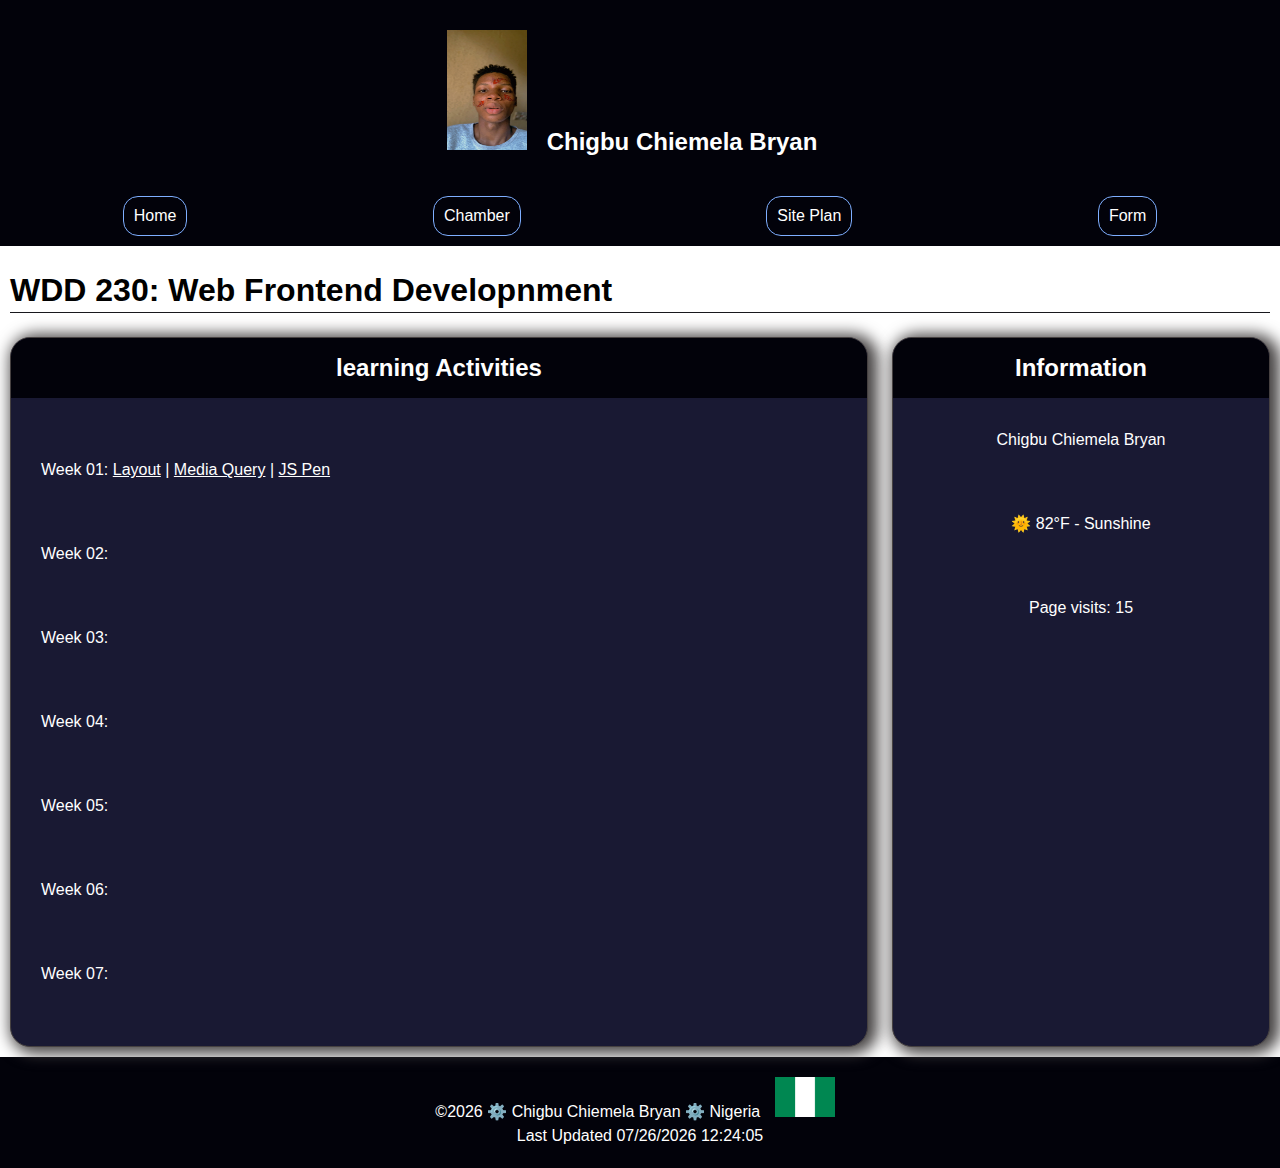
<file: index.html>
<!DOCTYPE html>
<html lang="en">
<head>
    <meta charset="UTF-8">
    <meta name="viewport" content="width=device-width, initial-scale=1.0">
    <meta name="author" content="Chigbu chiemela">
    <meta name="description" content="WDD 230 – Web Frontend Developnment course assignment portal by Chigbu Chiemela Bryan">
    <link rel="stylesheet" href="styles/larger.css">
    <link rel="stylesheet" href="styles/base.css">
    <script src="scripts/getdates.js" defer></script>
    <title>Chigbu Chiemela - WDD 230 – Web Frontend Developnment</title>
</head>
<body>

    <header>

        <span><img src="images/my_picture.jpg" alt="Profile Picture"></span> <h2>Chigbu Chiemela Bryan</h2>

    </header>

    <nav>
        <a href="index.html">Home</a>
        <a href="chamber/index.html">Chamber</a>
        <a href="week01/chamber-site-plan.html">Site Plan</a>
        <a href="#">Form</a>
    </nav>

    <main>

        <h1>WDD 230: Web Frontend Developnment</h1>
        <section class="card">

            <h2>learning Activities</h2>

            <ul>
                <li>
                    <p>Week 01: <a href="week01/holygrail.html" target="_blank"> Layout</a> | <a href="week01/media-query.html" target="_blank">Media Query</a> | <a href="#">JS Pen</a></p>
                </li>
                <li>
                    <p>Week 02: </p>
                </li>
                <li>
                    <p>Week 03: </p>
                </li>
                <li>
                    <p>Week 04: </p>
                </li>
                <li>
                    <p>Week 05: </p>
                </li>
                <li>
                    <p>Week 06: </p>
                </li>
                <li>
                    <p>Week 07: </p>
                </li>
            </ul>
            
        </section>

        <section class="card">

            <h2>Information</h2>
            <div class="info">
                <p>Chigbu Chiemela Bryan</p>
                <p>🌞 82°F - Sunshine</p>
                <p>Page visits: 15</p>
            </div>
              

        </section>

    </main>

    <footer>
        <p>&copy;<span id="currentyear"></span> <span>⚙️ Chigbu Chiemela Bryan ⚙️ Nigeria <img src="images/Flag_of_Nigeria.svg.png" alt="National Flag"></span></p>
        <p id="lastModified"></p>
    </footer>
    
</body>
</html>
</file>
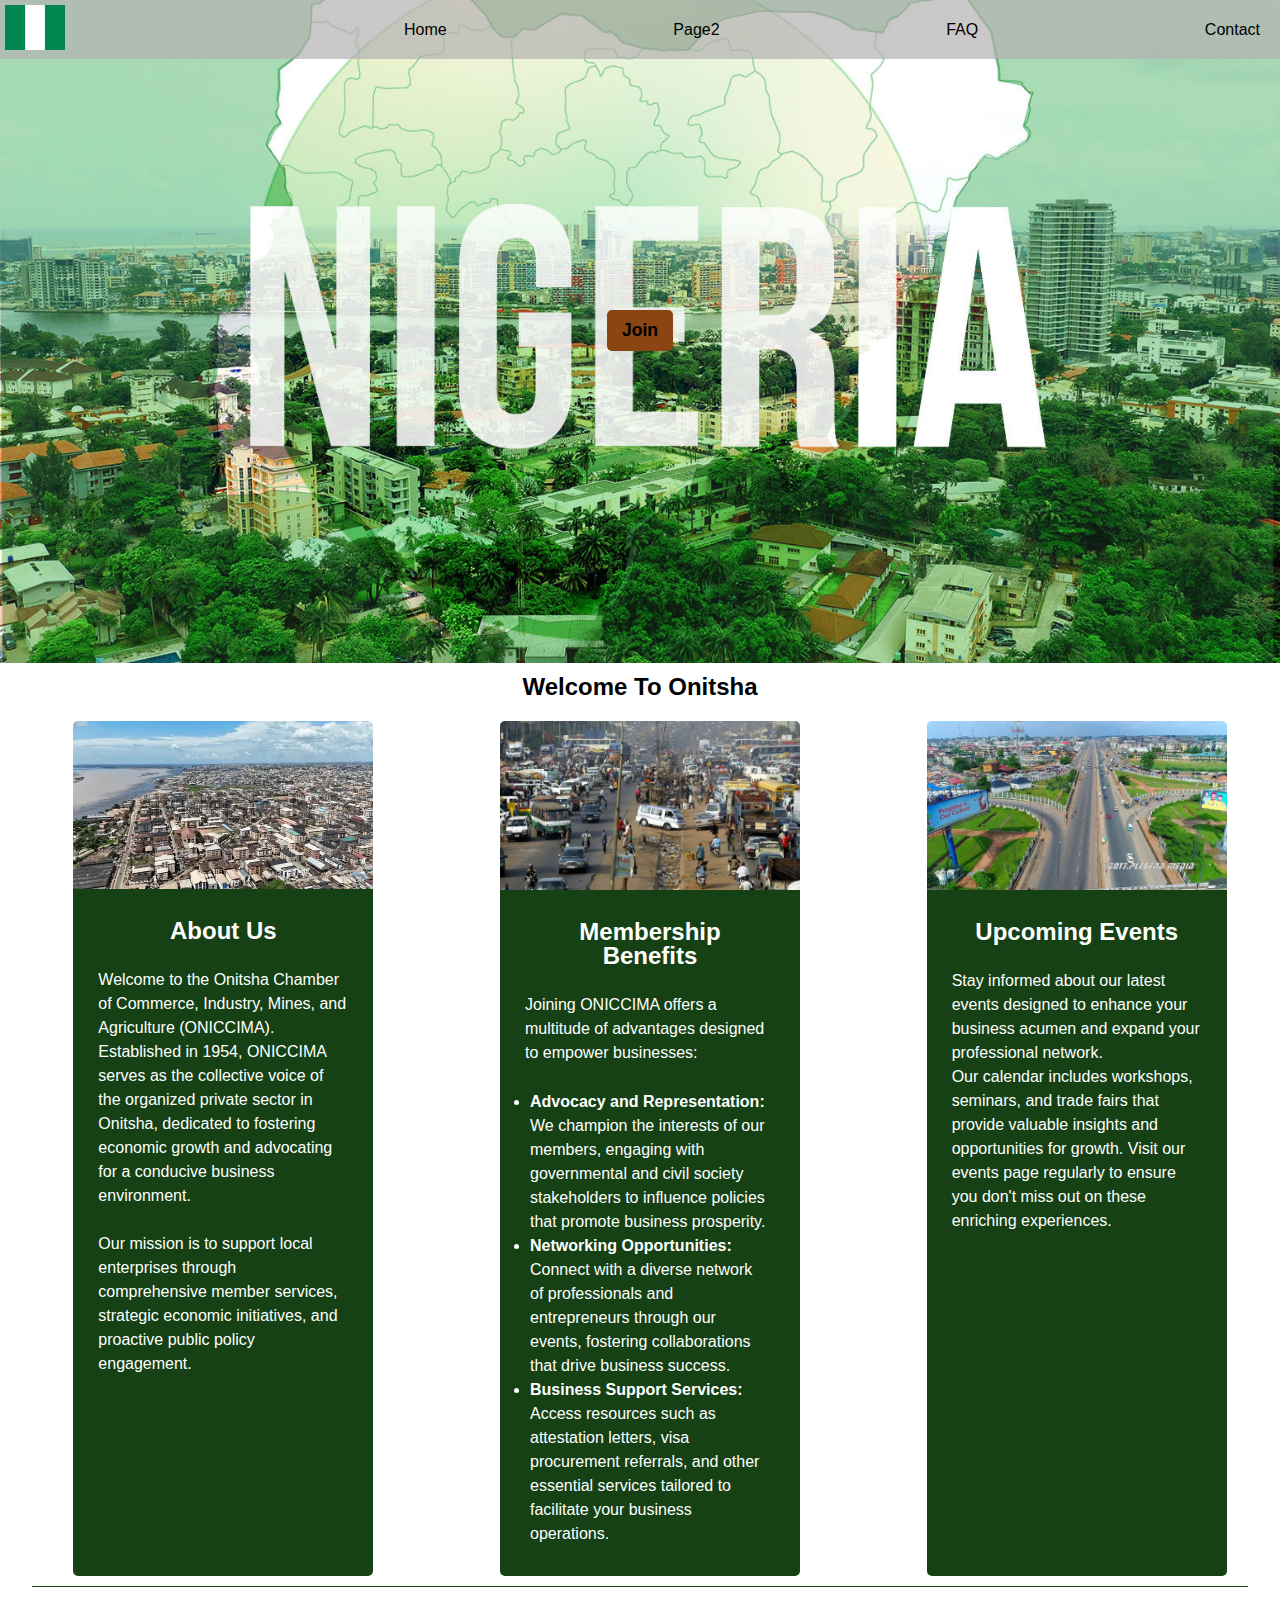
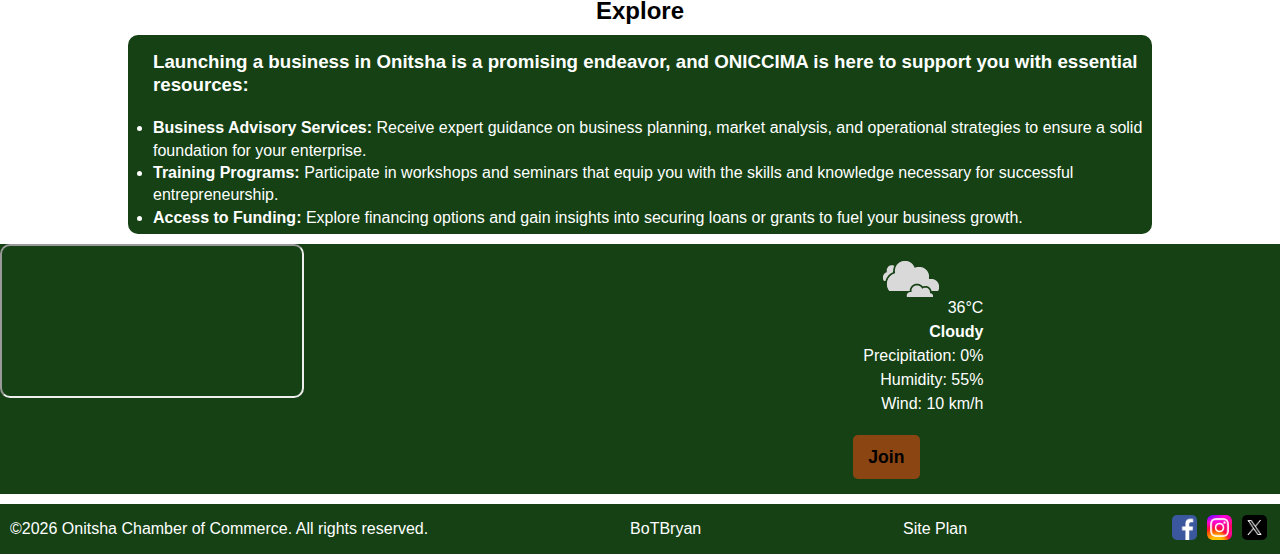
<file: chamber/index.html>
<!DOCTYPE html>
<html lang="en">
<head>
    <meta charset="UTF-8">
    <meta name="viewport" content="width=device-width, initial-scale=1.0">
    <meta name="author" content="Chigbu chiemela">
    <meta name="description" content="WDD 230 – Web Frontend Developnment course assignment Chigbu Chiemela Bryan">
    <link rel="icon" type="image/ico" href="images/favicon.ico">
    <link rel="stylesheet" href="styles/large.css">
    <link rel="stylesheet" href="styles/base.css">
    <title>Chamber Site</title>
</head>
<body>
    <div id="container">
        <header id="header">
            <span id="logo"><img src="images/Flag_of_Nigeria.svg.png" alt="Logo"></span>
    
            <a id="menu" href="#"></a>
    
            <ul class="navigation">
                <li>
                    <a class="navi" href="#">Home</a>
                </li>
                <li>
                    <a class="navi" href="#">Page2</a>
                </li>
                <li>
                    <a class="navi" href="#">FAQ</a>
                </li>
                <li>
                    <a class="navi" href="#">Contact</a>
                </li>
            </ul>
        </header>
        <div id="main_hero">
            <div class="hero_position">
                <img id="hero" src="images/nigeriaHero-1550x804.jpg" alt="Hero Image">
        
                <a class="hero_btn" href="#">Join</a>
            </div>
        </div>
        <main>
            
            <h2>Welcome To Onitsha</h2>
    
            <div id="min_main">
                <section class="card">
                    <img src="images/onitsha-0.webp" alt="Picture Of Onitsha">
                    <div class="test">
                        <h2>About Us</h2>
                        
                        <p>
                            Welcome to the Onitsha Chamber of Commerce, Industry, Mines, and Agriculture (ONICCIMA). 
                            Established in 1954, ONICCIMA serves as the collective voice of the organized private sector in Onitsha, dedicated to fostering economic growth and advocating for a conducive business environment. 
                            <br><br>Our mission is to support local enterprises through comprehensive member services, strategic economic initiatives, and proactive public policy engagement. ​
                        </p>
                    </div>
                </section>
    
                <section class="card">
                    <img src="images/onitsha-1.webp" alt="Picture Of Onitsha">
    
                    <div class="test">
                        <h2>Membership Benefits</h2>
                        
                        <p>Joining ONICCIMA offers a multitude of advantages designed to empower businesses:​
                            <ul>
                                <li><b>Advocacy and Representation: </b>
                                    We champion the interests of our members, engaging with governmental and civil society stakeholders to influence policies that promote business prosperity. 
                                </li>
                                <li><b>Networking Opportunities: </b>
                                    Connect with a diverse network of professionals and entrepreneurs through our events, fostering collaborations that drive business success.
                                </li>
                                <li><b>Business Support Services: </b>
                                    Access resources such as attestation letters, visa procurement referrals, and other essential services tailored to facilitate your business operations.
                                </li>
                            </ul>
                       
                    </div>
                </section>
    
                <section class="card">
                    <img src="images/onitsha-2.webp" alt="Picture Of Onitsha">
    
                    <div class="test">
                        <h2>Upcoming Events</h2>
                        
                        <p>
                            Stay informed about our latest events designed to enhance your business acumen and expand your professional network. 
                            <br>Our calendar includes workshops, seminars, and trade fairs that provide valuable insights and opportunities for growth. Visit our events page regularly to ensure you don't miss out on these enriching experiences.​
                        </p>
                    </div>
                </section>
            </div>
            
            <div class="line"></div>
    
            <h2>Explore</h2>
    
            <section class="last_card">
    
                <article class="art_1">
                    <div class="art_1_text">
                        <h3>Launching a business in Onitsha is a promising endeavor, and ONICCIMA is here to support you with essential resources: </h3>

                            <ul>
                                <li>
                                    <b>Business Advisory Services: </b>
                                    Receive expert guidance on business planning, market analysis, and operational strategies to ensure a solid foundation for your enterprise.
                                    
                                </li>
                                <li>
                                    <b>Training Programs: </b>
                                    Participate in workshops and seminars that equip you with the skills and knowledge necessary for successful entrepreneurship.
                                </li>
                                <li>
                                    <b>Access to Funding: </b>
                                    Explore financing options and gain insights into securing loans or grants to fuel your business growth.
                                </li>
                            </ul>
                    </div>
                </article>
                        
                        
                <article class="art_2">
                    <div class="map">
                        <iframe 1d="iframe" src="https://www.google.com/maps/embed?pb=!1m18!1m12!1m3!1d126941.8597050403!2d6.737846051472772!3d6.139687648896166!2m3!1f0!2f0!3f0!3m2!1i1024!2i768!4f13.1!3m3!1m2!1s0x104393bed6cb93b7%3A0xd75544d3750782f7!2sOnitsha%2C%20Anambra!5e0!3m2!1sen!2sng!4v1742907179338!5m2!1sen!2sng" style="border-radius:10px;" allowfullscreen="" loading="lazy" referrerpolicy="no-referrer-when-downgrade"></iframe>
                    </div>
                    <div class="weather">
                        
                            <ul>
                                <li><img src="images/cloudy.png" alt="weather"> 36°C <br><b>Cloudy</b></li>
                                <li>Precipitation: 0%</li>
                                <li>Humidity: 55%</li>
                                <li>Wind: 10 km/h</li>
                            </ul>
    
                        <a href="#">Join</a>
                    </div>
                </article>
            </section>
    
        </main>
    
        <footer>
    
            <p>&copy;<span id="currentyear"></span> Onitsha Chamber of Commerce. All rights reserved.</p>
            <a href="mailto:abchigbu@gmail.com">BoTBryan</a>
            <a href="../week01/chamber-site-plan.html">Site Plan</a>
    
            <div class="socials">
                <a href="#"><img src="images/fb_icon_(1).png" alt="Facebook Icon"></a>
                <a href="#"><img src="images/Instagram-Icon_(1).png" alt="Instagram Icon"></a>
                <a href="#"><img src="images/x_icon_(1).png" alt="Twitter / X Icon"></a>
            </div>
    
        </footer>
    
    </div>


    <script src="scripts/chamber.js"></script>
</body>
</html>
</file>
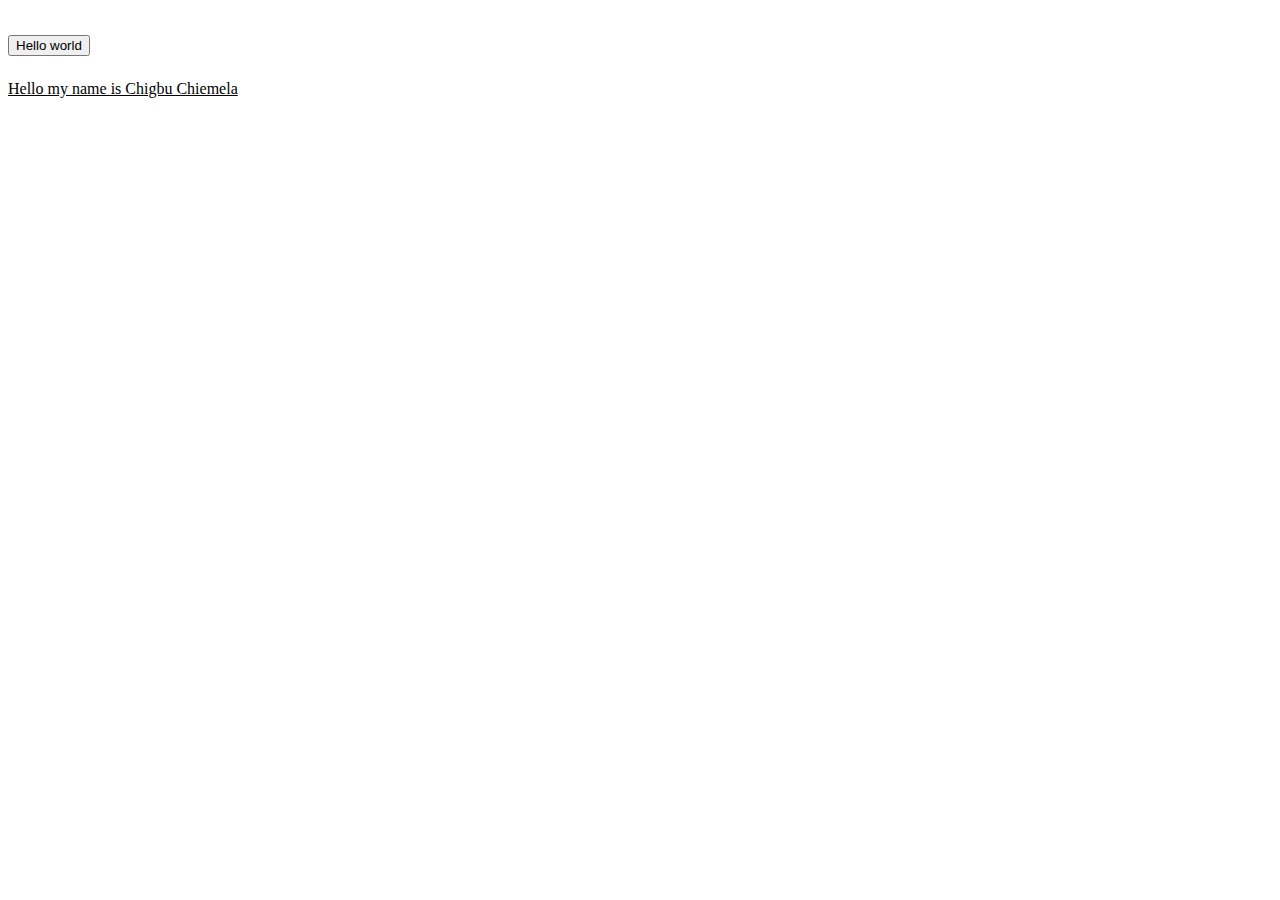
<file: testing.html>
<!DOCTYPE html>
<html lang="en">
<head>
    <meta charset="UTF-8">
    <meta name="viewport" content="width=device-width, initial-scale=1.0">
    <title>Document</title>
</head>
<body>
    
    <h1 id="test">Hello world</h1>
    <section id="test2">
        <p>Hello my name is Chigbu Chiemela</p>
    </section>

    

<script>

    let test1 = document.getElementById("test");

    oldtest1 = test1.innerHTML;
    test1.innerHTML = `<button>${oldtest1}</button>`;

    let test2 = document.getElementById("test2");

    oldtest2 = test2.innerHTML;
    test2.innerHTML = `<u>${oldtest2}</u>`



</script>

</body>
</html>
</file>
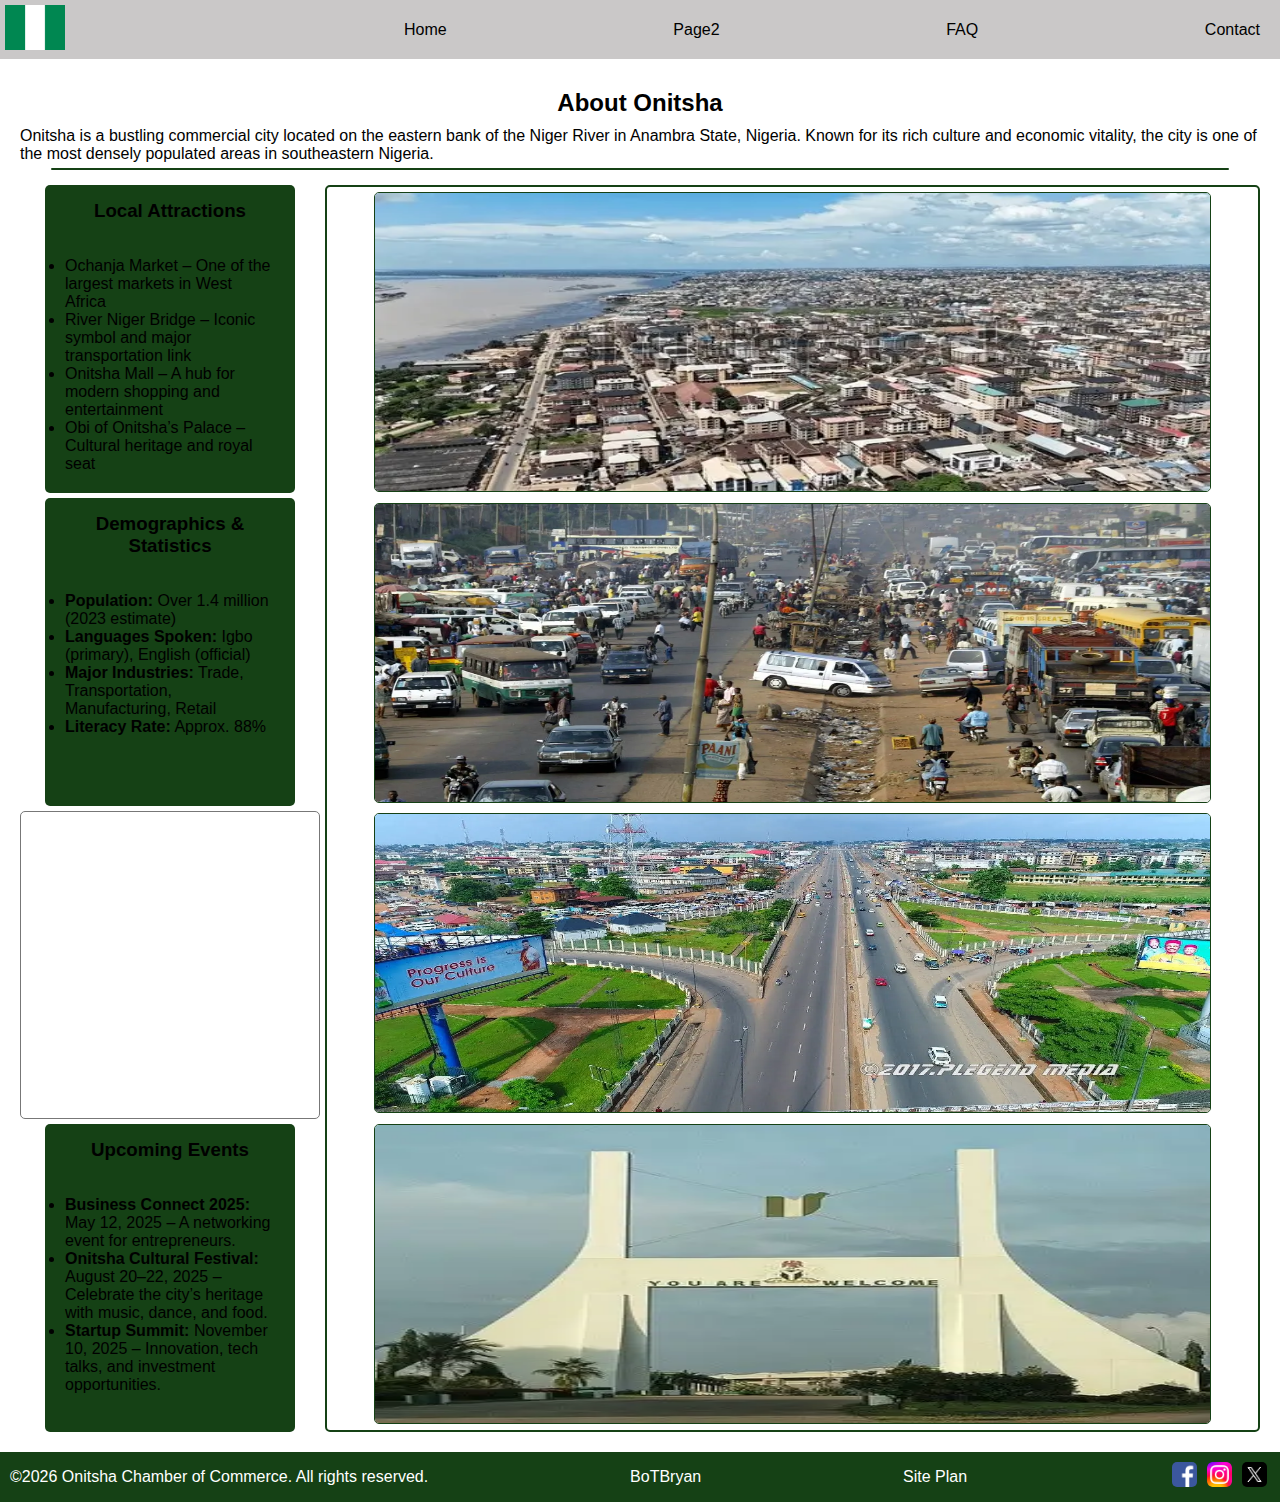
<file: chamber/discover.html>
<!DOCTYPE html>
<html lang="en">
<head>
    <meta charset="UTF-8">
    <meta name="viewport" content="width=device-width, initial-scale=1.0">
    <meta name="author" content="Chigbu chiemela">
    <meta name="description" content="WDD 230 – Web Frontend Developnment course assignment Chigbu Chiemela Bryan">
    <link rel="icon" type="image/ico" href="images/favicon.ico">
    <link rel="stylesheet" href="styles/large.css">
    <link rel="stylesheet" href="styles/base.css">
    <title>Chamber Site</title>
</head>
<body>
    <div id="container">

        <header id="header">
            <span id="logo"><img src="images/Flag_of_Nigeria.svg.png" alt="Logo"></span>
    
            <a id="menu" href="#"></a>
    
            <ul class="navigation">
                <li>
                    <a class="navi" href="#">Home</a>
                </li>
                <li>
                    <a class="navi" href="#">Page2</a>
                </li>
                <li>
                    <a class="navi" href="#">FAQ</a>
                </li>
                <li>
                    <a class="navi" href="#">Contact</a>
                </li>
            </ul>
        </header>

        <main id="main_discover">
          <section id="information">
            <h2>About Onitsha</h2>
            <p>Onitsha is a bustling commercial city located on the eastern bank of the Niger River in Anambra State, Nigeria. Known for its rich culture and economic vitality, the city is one of the most densely populated areas in southeastern Nigeria.</p>
            <div class="line"></div>
          </section>

          <div class="img_container">
            <img class="gallery_img" src="images/onitsha-0.webp" alt="image of Onitsha Attractions">
            <img class="gallery_img" src="images/onitsha-1.webp" loading="lazy" alt="image of Onitsha Attractions">
            <img class="gallery_img" src="images/onitsha-2.webp" loading="lazy" alt="image of Onitsha Attractions">
            <img class="gallery_img" src="images/onitsha-3.webp" loading="lazy" alt="image of Onitsha Attractions">
          </div> 

          <div class="demograh"><h3>Demographics & Statistics</h3>
            <ul>
              <li><strong>Population:</strong> Over 1.4 million (2023 estimate)</li>
              <li><strong>Languages Spoken:</strong> Igbo (primary), English (official)</li>
              <li><strong>Major Industries:</strong> Trade, Transportation, Manufacturing, Retail</li>
              <li><strong>Literacy Rate:</strong> Approx. 88%</li>
            </ul>
          </div>

          <div class="local_ar"><h3>Local Attractions</h3>
            <ul>
              <li>Ochanja Market – One of the largest markets in West Africa</li>
              <li>River Niger Bridge – Iconic symbol and major transportation link</li>
              <li>Onitsha Mall – A hub for modern shopping and entertainment</li>
              <li>Obi of Onitsha’s Palace – Cultural heritage and royal seat</li>
            </ul>
          </div>
            
          <div class="upcoming_evt">
            <h3>Upcoming Events</h3>
            <ul>
              <li><strong>Business Connect 2025:</strong> May 12, 2025 – A networking event for entrepreneurs.</li>
              <li><strong>Onitsha Cultural Festival:</strong> August 20–22, 2025 – Celebrate the city’s heritage with music, dance, and food.</li>
              <li><strong>Startup Summit:</strong> November 10, 2025 – Innovation, tech talks, and investment opportunities.</li>
            </ul>
          </div>
          
          <iframe id="calendar" src="https://calendar.google.com/calendar/embed?height=200&wkst=1&ctz=Africa%2FLagos&showPrint=0&title=Onitsha%20Events&src=ZGM5YjBmZWUyZjhmZTVkMjA4MDljN2MzMmNhNTBkMjgxZWEyMGJmZTg5NDE4NTBjNTk5YzZlOGJkYzQxOGFjZEBncm91cC5jYWxlbmRhci5nb29nbGUuY29t&src=ZW4ubmcjaG9saWRheUBncm91cC52LmNhbGVuZGFyLmdvb2dsZS5jb20&color=%234285F4&color=%230B8043" style="border:solid 1px #777" loading="lazy" frameborder="0" scrolling="no"></iframe>
                       
          <!-- <h3>Event Calendar</h3>
          <table border="1" cellpadding="10">
            <thead>
              <tr>
                <th>Month</th>
                <th>Event</th>
                <th>Date</th>
              </tr>
            </thead>
            <tbody>
              <tr>
                <td>May</td>
                <td>Business Connect 2025</td>
                <td>May 12</td>
              </tr>
              <tr>
                <td>August</td>
                <td>Onitsha Cultural Festival</td>
                <td>August 20–22</td>
              </tr>
              <tr>
                <td>November</td>
                <td>Startup Summit</td>
                <td>November 10</td>
              </tr>
            </tbody>
          </table> -->
              

        </main>

        <footer>
    
            <p>&copy;<span id="currentyear"></span> Onitsha Chamber of Commerce. All rights reserved.</p>
            <a href="mailto:abchigbu@gmail.com">BoTBryan</a>
            <a href="../week01/chamber-site-plan.html">Site Plan</a>
    
            <div class="socials">
                <a href="#"><img src="images/fb_icon_(1).png" alt="Facebook Icon"></a>
                <a href="#"><img src="images/Instagram-Icon_(1).png" alt="Instagram Icon"></a>
                <a href="#"><img src="images/x_icon_(1).png" alt="Twitter / X Icon"></a>
            </div>
    
        </footer>
    </div>


    <script src="scripts/chamber.js"></script>
</body>
</html>
</file>
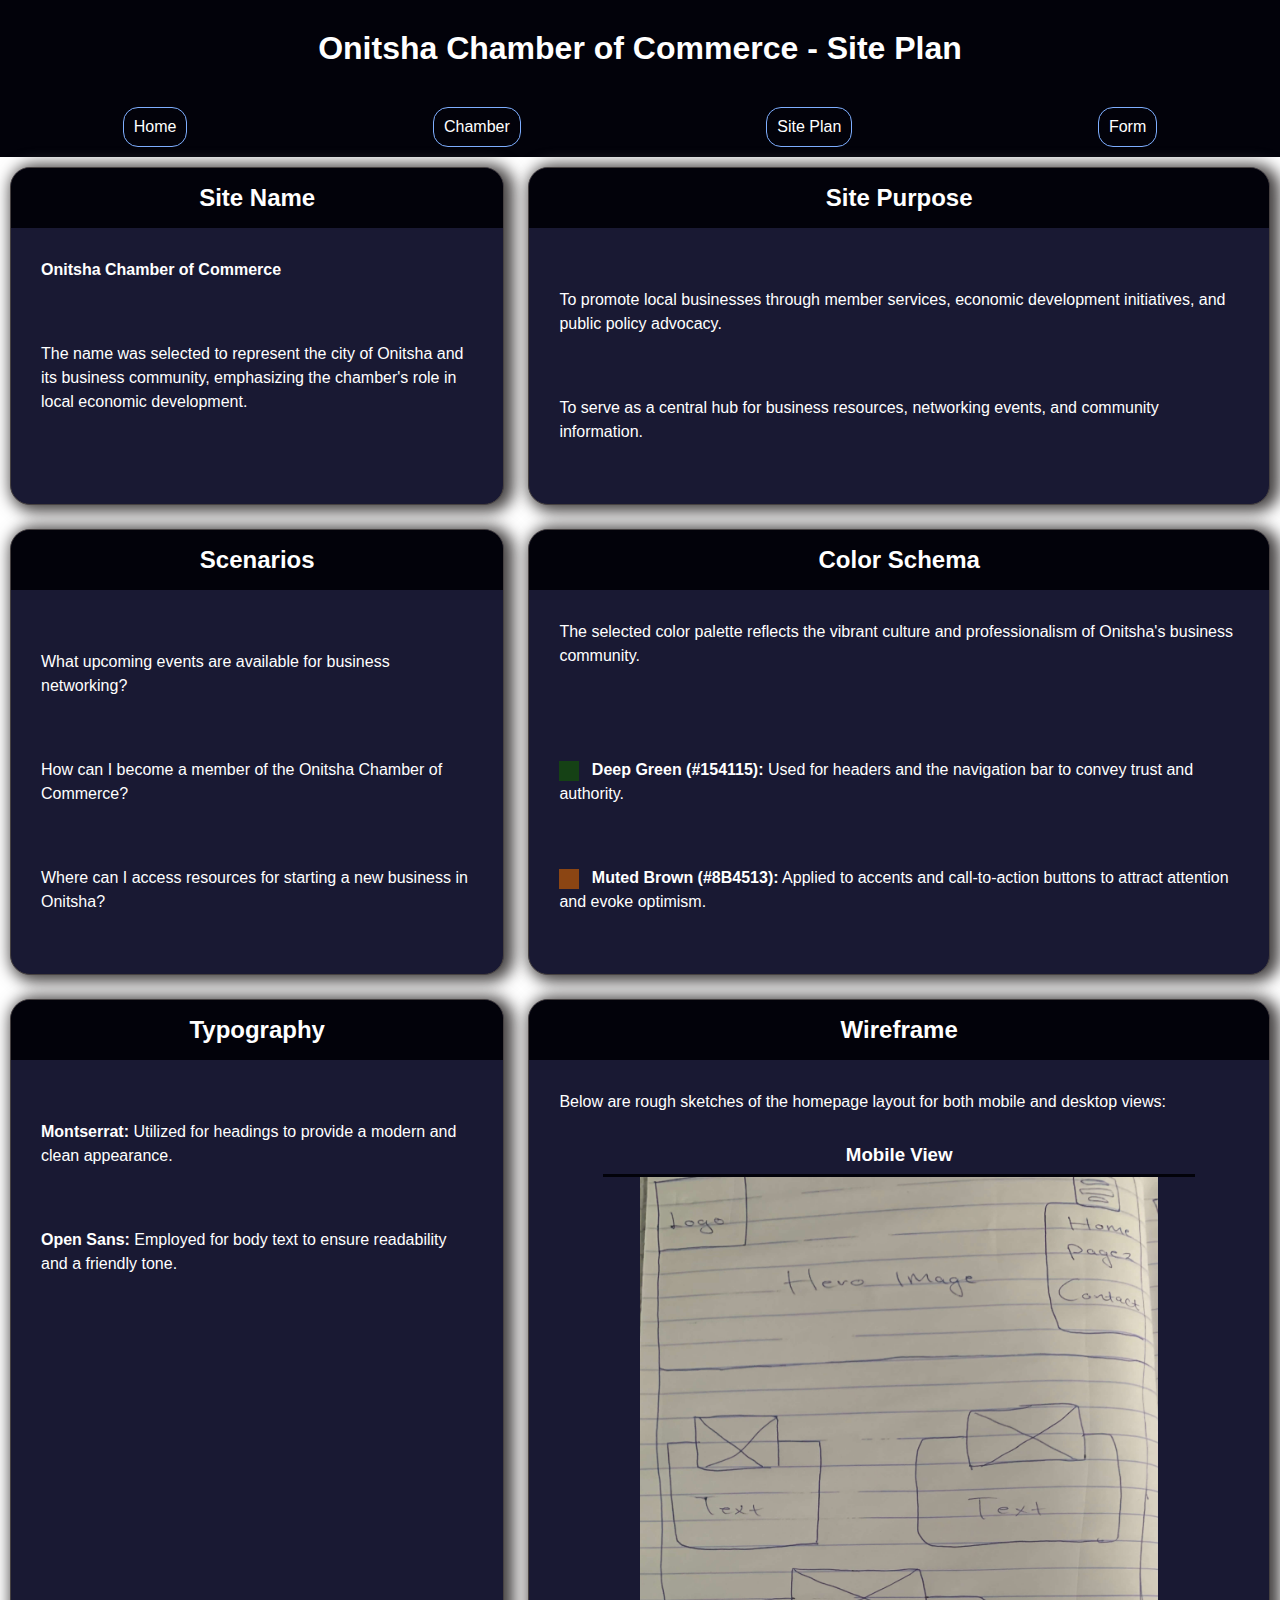
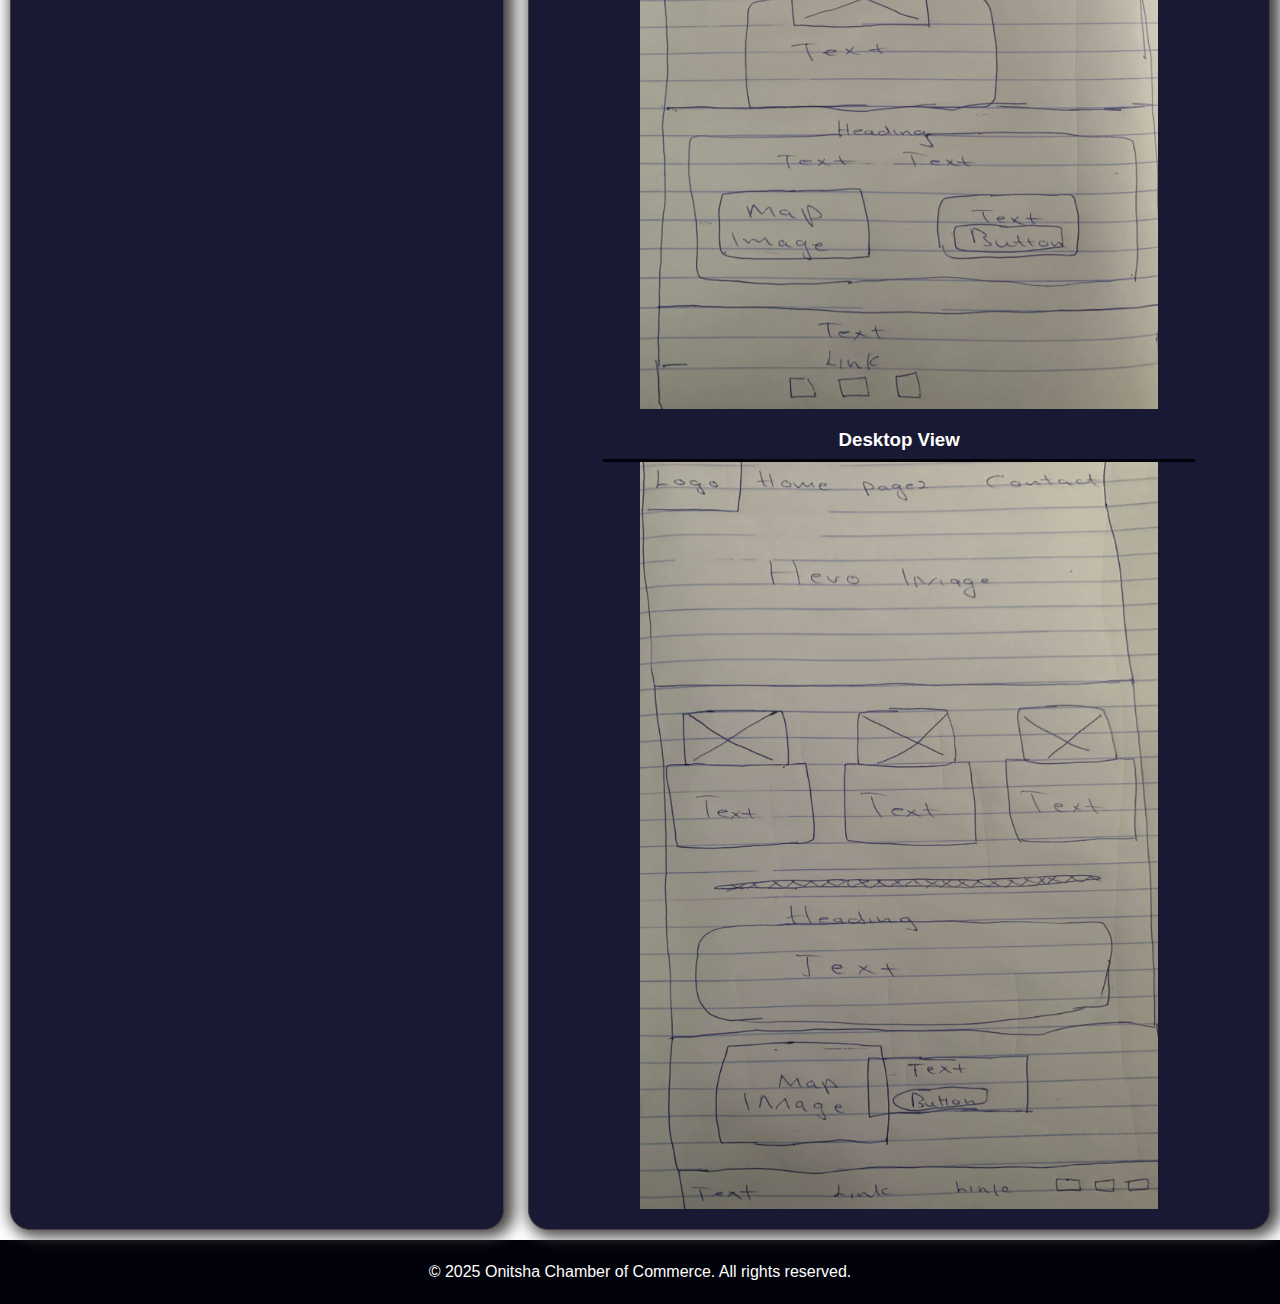
<file: week01/chamber-site-plan.html>
<!DOCTYPE html>
<html lang="en">
<head>
    <meta charset="UTF-8">
    <meta name="viewport" content="width=device-width, initial-scale=1.0">
    <meta name="author" content="Chigbu chiemela">
    <meta name="description" content="Onitsha Chamber of Commerce - Site Plan">
    <link rel="stylesheet" href="styles/sitep.css">
    <link rel="stylesheet" href="styles/base.css">
    <title>Onitsha Chamber of Commerce - Site Plan</title>
</head>
<body>
    <header>
        <h1>Onitsha Chamber of Commerce - Site Plan</h1>
    </header>

    <nav>
        <a href="../index.html">Home</a>
        <a href="#" >Chamber</a>
        <a href="#" >Site Plan</a>
        <a href="#">Form</a>
    </nav>

    <main>
        <section class="card">
            <h2>Site Name</h2>
            <p><strong>Onitsha Chamber of Commerce</strong></p>
            <p>The name was selected to represent the city of Onitsha and its business community, emphasizing the chamber's role in local economic development.</p>
        </section>

        <section class="card">
            <h2>Site Purpose</h2>
            <ul>
                <li><p>To promote local businesses through member services, economic development initiatives, and public policy advocacy.</p></li>
                <li><p>To serve as a central hub for business resources, networking events, and community information.</p></li>
            </ul>
        </section>

        <section class="card">
            <h2>Scenarios</h2>
            <ul>
                <li><p>What upcoming events are available for business networking?</p></li>
                <li><p>How can I become a member of the Onitsha Chamber of Commerce?</p></li>
                <li><p>Where can I access resources for starting a new business in Onitsha?</p></li>
            </ul>
        </section>

        <section class="card">
            <h2>Color Schema</h2>
            <p>The selected color palette reflects the vibrant culture and professionalism of Onitsha's business community.</p>
            <ul>
                <li><p><span class="color-swatch" style="background-color: rgb(21, 65, 21);"></span> <strong>Deep Green (#154115):</strong> Used for headers and the navigation bar to convey trust and authority.</p></li>
                <li><p><span class="color-swatch" style="background-color: rgb(139, 69, 19);"></span> <strong>Muted Brown (#8B4513):</strong> Applied to accents and call-to-action buttons to attract attention and evoke optimism.</p></li>
            </ul>
        </section>

        <section class="card">
            <h2>Typography</h2>
            <ul>
                <li><p><strong>Montserrat:</strong> Utilized for headings to provide a modern and clean appearance.</p></li>
                <li><p><strong>Open Sans:</strong> Employed for body text to ensure readability and a friendly tone.</p></li>
            </ul>
        </section>

        <section class="card">
            <h2>Wireframe</h2>
            <p>Below are rough sketches of the homepage layout for both mobile and desktop views:</p>
            <h3>Mobile View</h3>
            <img src="images/mobile_view.jpg" alt="Mobile View Wireframe">
            <h3>Desktop View</h3>
            <img src="images/desktop_view.jpg" alt="Desktop View Wireframe">
        </section>

    </main>
    <footer>
        <p>&copy; 2025 Onitsha Chamber of Commerce. All rights reserved.</p>
    </footer>
</body>
</html>
</file>
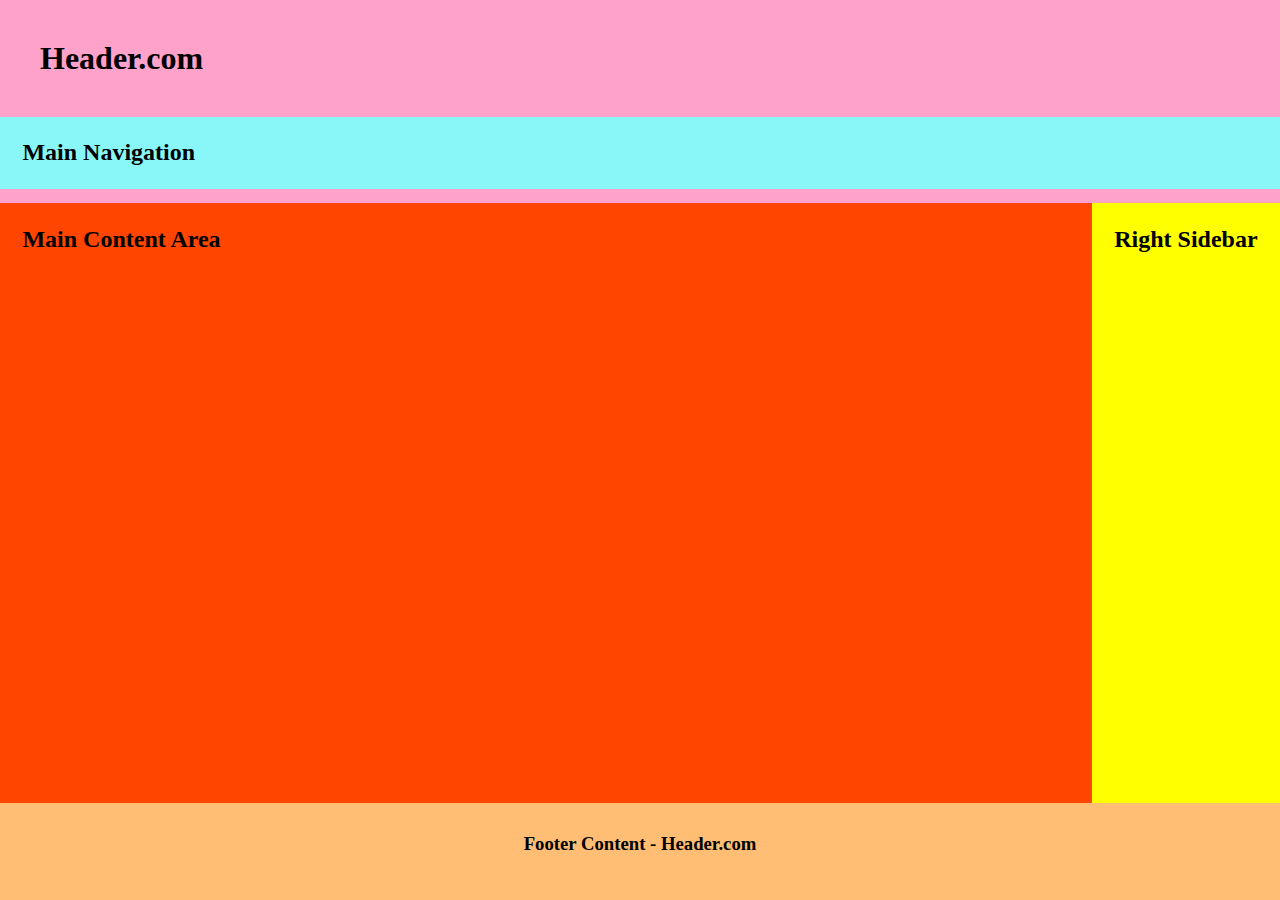
<file: week01/holygrail.html>
<!DOCTYPE html>
<html lang="en">
<head>
    <meta charset="UTF-8">
    <meta name="viewport" content="width=device-width, initial-scale=1.0">
    <title>Week 01 Practice</title>
    <link rel="stylesheet" href="styles/holygrail.css">
</head>

<body>
<header>
    <h1 contenteditable>Header.com</h1>

    <nav>
        <h2 contenteditable>Main Navigation</h2>
    </nav>

</header>    

<section class="main_con">
    <h2 contenteditable>Main Content Area</h2>
</section>

<section class="right_sidebar">
    <h2 contenteditable>Right Sidebar</h2>
</section>

<footer>
    <h3 contenteditable>Footer Content - Header.com</h3>
</footer>



<script>
    const today = new Date();
    const options = {weekday: `long`, day: `numeric`};
    
    // console.log(today);
</script>


</body>
</html>
</file>
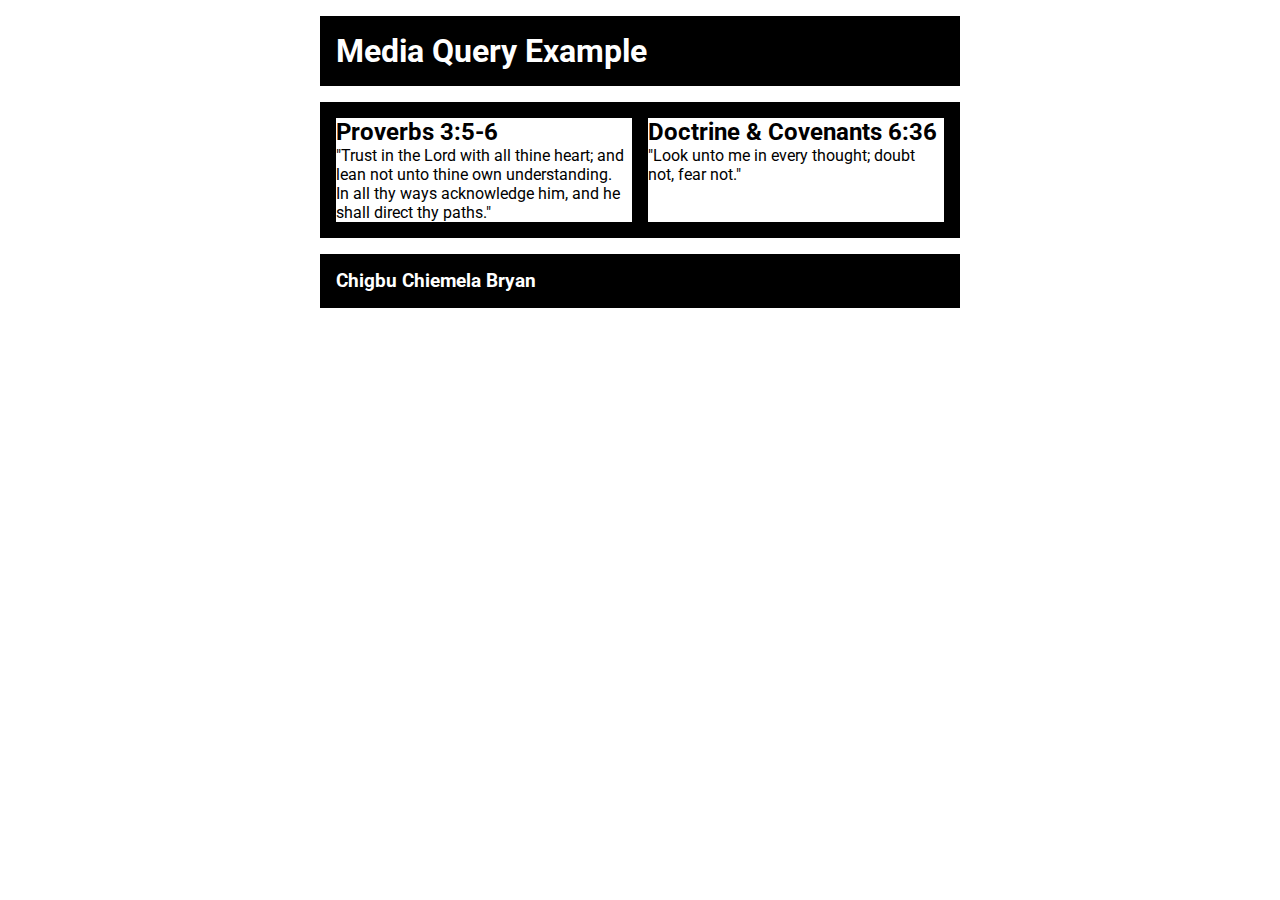
<file: week01/media-query.html>
<!DOCTYPE html>
<html lang="en">
<head>
    <meta charset="UTF-8">
    <meta name="viewport" content="width=device-width, initial-scale=1.0">
    <meta name="discription" content="">
    <meta name="author" content="Chigbu Chiemela Bryan">
    <link rel="proconnect" href="https://fonts.googleapis.com">
    <link rel="preconnect" href="https://fonts.gstatic.com" crossorigin>
    <link rel="stylesheet" href="https://fonts.googleapis.com/css2?family=Roboto&amp;display=swap">
    <link rel="stylesheet" href="styles/media-query-large.css">
    <link rel="stylesheet" href="styles/media-query.css">
    <title>WDD 230 - Media Query Example</title>
</head>
<body>
    <header> 
        <h1>Media Query Example</h1>
    </header>

    <main>

        <section>

            <h2>Proverbs 3:5-6</h2>

            <p>"Trust in the Lord with all thine heart; and lean not unto thine own understanding. 
                <br>In all thy ways acknowledge him, and he shall direct thy paths."
            </p>

        </section>

        <section>

            <h2>Doctrine & Covenants 6:36</h2>

            <p>"Look unto me in every thought; doubt not, fear not."</p>

        </section>

    </main>
    
    <footer>

        <h3>Chigbu Chiemela Bryan</h3>

    </footer>
</body>
</html>
</file>
<file: styles/larger.css>
@import url(https://fonts.google.com/share?selection.family=PT+Serif:ital,wght@0,400;0,700;1,400;1,700|Roboto:ital,wght@0,100..900;1,100..900|Rock+Salt);
*{
    margin: 0;
    box-sizing: border-box;
}
h2, h3{
    font-family: "Rock Salt", "Roboto", sans-serif;
    color: #fff;
    font-weight: 600;
}
h1{
    color: black;
    font-family: "Rock Salt", "Roboto", sans-serif;
    font-weight: 600;
}
header{
    text-align: center;
    padding: 30px;
    background-color: #02020a;
}
header h2{
    display: inline;
    padding: 1rem;
    margin: 0;
    color: #fff;

}
header img{
    display: inline;
    height: 120px;
    width: 80px;
}
 nav a:hover{
    background-color: #0963ff;
}
nav a{
    text-decoration: none;
    font-family: sans-serif, Arial, Helvetica;
    padding: 10px;
    gap: 500px;
    font-size: 1rem;
    color: #fff;
    margin: auto;
    border-radius: 15px;
    border: 1.5px solid #7eaeff;
    
}
p{
    font-size: 1rem;
    font-family: sans-serif, Arial, Helvetica;
    line-height: 1.5rem;
    color: #fff;
}

ul{
    text-align: left;
    padding: 30px 0;
    list-style: none;
}
li{
    line-height: 2rem;
}
nav{
    background-color: #02020a;
    display: flex;
    text-align: center;
    padding: 10px 0;
    flex-wrap: nowrap;
}
body{
    margin: 0;
    padding: 0;
    height: 100vh;
}
main{
    justify-self: center;
    display: grid;
    grid-template: auto 1fr auto  / 1fr 30%;
    text-align: center;
    width: 100%;
    gap: 1.5rem;
    padding: 10px;
}

main h1{
    grid-row: 1 / 2;
    grid-column: 1 / 3;
    width: 100%;
    text-align: left;
    padding: 1rem 0 0.2rem 0;
    border-bottom: #18181d solid 0.1rem;
}

.card{
    border: 1px solid rgb(70, 65, 65);
    border-radius: 20px;
    background-color: #191933;
    grid-row: 2 / 4;
    overflow: hidden;
    width: 100%;
    justify-self: center;
    box-shadow: 5px 2px 15px 5px rgb(70, 67, 67);
}

.card a{
    font-family: sans-serif, Arial, Helvetica;
    color: #fff;
    font-size: 1rem;
}

.card p{
    text-align: left;
    padding: 30px;
}

.info p{
    text-align: center;
}

section h2{
    background-color: #02020a;
    color: #fff;
    font-size: 1.5em;
    overflow: hidden;
    padding: 1rem;
    margin: 0 auto;
    width: 100%;
}

section h3{
    border-bottom: #02020a solid 0.2rem;
    width: 80%;
    margin: 0 auto;
    padding-bottom: 0.5rem;
}

footer{
    width: 100%;
    background-color: #02020a;
    text-align: center;
    margin: 0 auto;
    padding: 20px
}
footer img{
    width: 80px;
    height: 40px;
    margin: 0 auto;
    justify-self: baseline;
    padding: 0 10px;
}
</file>
<file: styles/base.css>
@media screen and (max-width: 650px) {
    body{
        height: 100vh;
    }
    header{
        text-wrap: nowrap;
    }
    h1, h2, h3{
        font-size: 4.5vw;
    }
    nav{
        display: flex;
        flex-direction: column;
        text-align: center;
        padding: 0;
    }
    nav a{
        border: none;
        margin: 0;
        border-radius: 0;
    }
    li a{
        line-height: 1rem;
        font-size: 1rem;    
    }
    
    ul{
        padding: 50px 1rem 50px 25px;
    }
    main{
        display: grid;
        grid-template: 1fr auto auto / 1fr;
        gap: 1.5rem 0;
    }
    main h1{
        grid-row: 1 / 2;
        text-wrap: nowrap;
        text-align: center;
    }
    .card:nth-of-type(1){
        grid-row: 2 / 3;
    }
    .card:nth-of-type(2){
        grid-row: 3 / 4;
    }
    footer{
        overflow: hidden;
        text-align: center;
    }
    footer span:nth-of-type(2){
        display: block;
        margin: 0 auto;
        text-wrap: nowrap;
    }
}
</file>
<file: chamber/styles/large.css>
@import url(https://fonts.google.com/share?selection.family=PT+Serif:ital,wght@0,400;0,700;1,400;1,700|Roboto:ital,wght@0,100..900;1,100..900|Rock+Salt);
*{
    margin: 0;
    box-sizing: border-box;
    padding: 0;
}
#container{
    width: 100%;
    height: 100vh;
    padding: 0;
    box-sizing: border-box;
}
header{
    background-color: rgba(179, 176, 176, 0.7);
}
body{
    height: 100vh;
}
h1,h2,h3,h4{
    font-family: "Rock Salt", "Roboto", sans-serif;
}
p, a, ul{
    font-family: sans-serif, Arial, Helvetica;
}
p{
    color: black;
}
a{
    text-decoration: none;
    font-size: 1rem;
    color: black;
}
#logo img{
    height: 55px;
    width: 70px;
    padding: 5px;
    margin: 0;
}
#menu{
    display: none;
}
.navigation a{
    padding: 20px 20px;
    font-weight: 500;
    font-size: 1rem;
}
.navigation a:hover{
    background-color: rgba(223, 215, 215, 0.8);
}
.navigation{
    height: 60px;
    margin: 0 auto;
    list-style: none;
    display: flex;
    text-align: center;
    justify-content: space-between;
    align-items: center;
    width: 70%;
    position: absolute;
    right: 0;
    top: 0;
}
main{
    width: 100%
}
main h2{
    justify-self: center;
    text-align: center;
    padding: 10px;
    margin: 0 auto;
}
.hero_position{
    display: grid;
    grid-template-columns: repeat(3, 1fr);
    grid-column: 1 / 5;
}
#main_hero{
    display: grid;
    grid-template-columns: repeat(4, 1fr);
    position: relative;
    z-index: -1;
    width: 100%;
    margin-top: -60px;

}
#hero{
    width: 100%;
    min-height: 250px;
    z-index: -1;
    grid-column: 1 / 4;
    grid-row: 1 / 2;
}
.hero_btn{
    grid-column: 2 / 3;
    grid-row: 1 / 2;
    padding: 10px 15px;
    background-color: #8B4513;
    border-radius: 5px;
    font-weight: 600;
    font-size: 1.1rem;
    align-self: center;
    text-align: center;
    justify-self: center;
}
#min_main{
    display: grid;    
    grid-template-columns: repeat(auto-fit, minmax(350px, 1fr));
    justify-items: center;
    width: 100%;

}
.card{
    display: grid;
    grid-template-rows: auto 1fr;
    width: 300px;
    justify-items: center;
    padding: 10px;
}
.test p, .test ul, .test, .test h3, .test h2{
    background-color: #154115;
    color: #fff;
    padding: 15px;
    line-height: 1.5rem;
    border-radius: 0 0 5px 5px;
}

.card img{
    width: 300px;
    border-radius: 5px 5px 0 0;

}
.card p{
    padding: 10px;
    text-align: left;
}
.line{
    width: 95%;
    height: 0.1rem;
    background-color: #154115;
    margin: 0 auto;
    border-radius: 5px;
}
.last_card{
    display: grid;
    grid-template-rows: auto 1fr;
    grid-template-columns: repeat(auto-fit, minmax(350px, 1fr));
    width: 100%;
}
.art_1{
    grid-row: 1 / 2;
}
.art_1_text{
    width: 80%;
    margin: 0 auto;
    background-color: #154115;
    justify-self: center;
    border-radius: 10px;
}
.art_1_text ul, .art_1_text h3, .art_1_text h2{
    color: #fff;
    padding: 1rem 5px 5px 25px;
    line-height: 1.4rem;
}
.art_2{
    grid-row: 2 / 3;
    display: grid;
    grid-template-columns: repeat(3, 1fr);
    background-color: #154115;
    height: 250px;
    margin: 10px 0;
}
.art_2 ul{
    list-style: none;
}
.map{
    grid-column: 1 / 3;
    position: relative;
}
#iframe{
    min-width: 70%;
    min-height: 90%;
    position: absolute;
    right: 2%;
    top: 5%;
}
.weather{
    color: #fff;
    position: relative;
    line-height: 1.5rem;
}
.weather ul{
    text-align: right;
    padding: 5px;
    position: absolute;
    left: 5px;
}
.weather a{
    position: absolute;
    bottom: 15px;
    padding: 10px 15px;
    background-color: #8B4513;
    border-radius: 5px;
    font-weight: 550;
    font-size: 1.1rem;
}
footer{
    display: flex;
    background-color: #154115;
    height: 50px;
    justify-content: space-between;
    align-items: center;
}
.socials a img{
    width: 25px;
    height: 25px;
    border-radius: 5px;
    min-width: 10px;
    min-height: 10px;
}
.socials a{
    padding: 15px 3px 5px 3px;
}
.socials{
    padding: 10px;
}
footer p, footer a{
    padding: 10px;
    color: #fff;
}





/* -------------------------------------------discover styling------------------------------------- */


#main_discover{
    margin: 0 auto;
    justify-self: center;
    padding: 20px;
    width: 100%;
    display: grid;
    grid-gap: 5px;
    grid-template-columns: 300px 1fr 1fr;
    grid-template-rows: auto 1fr 1fr 1fr 1fr;
}

#information{
    justify-self: center;
    width: 100%;
    grid-column: 1 / 4;
    padding-bottom: 10px;
}
#information p{
    font-size: 1rem;
    padding-bottom: 5px;
}

.local_ar{
    justify-self: center;
    grid-column: 1 / 2;
    grid-row: 2 / 3;
    border-radius: 5px;
    background-color: #154115;
    width: 250px;
    height: 100%;
}

.local_ar ul{
    padding: 20px;
    font-size: 1rem;
    text-align: left;
}

.local_ar h3{
    text-align: center;
    padding: 15px;
}

.demograh{
    justify-self: center;
    grid-column: 1 / 2;
    grid-row: 3 / 4;
    border-radius: 5px;
    background-color: #154115;
    width: 250px;
    height: 100%;
}

.demograh ul{
    padding: 20px;
    font-size: 1rem;
    text-align: left;
}

.demograh h3{
    text-align: center;
    padding: 15px;
}

.upcoming_evt{
    justify-self: center;
    grid-row:  5 / 6;
    grid-column: 1 / 2;
    border-radius: 5px;
    background-color: #154115;
    width: 250px;    
    height: 100%;

}

.upcoming_evt ul{
    padding: 20px;
    font-size: 1rem;
    text-align: left;
}

.upcoming_evt h3{
    text-align: center;
    padding: 15px;
}

#calendar{
    justify-self: center;
    width: 100%;
    height: 100%;
    grid-row: 4 / 5;
    grid-column: 1 / 2;
    border-radius: 5px;
}

.img_container{
    justify-self: center;
    justify-items: center;
    display: grid;
    grid-template-rows: repeat(4, auto);
    width: 100%;
    height: 100%;
    grid-column: 2 / 4;
    grid-row: 2 / 6;
    border-radius: 5px;
    border: solid #154115 2px;
}

.gallery_img{
    width: 90%;
    height: 300px;
    border: solid #154115 1px;
    border-radius: 5px;
    align-self: center;
}

.gallery_img:hover{
    transform: scale(1.12);    
    transition: 0.6s;
    box-shadow: 5px 10px 10px 0 rgb(70, 67, 67);
}

.gallery_img:nth-of-type(1){
    grid-row: 1 / 2;
}
.gallery_img:nth-of-type(2){
    grid-row: 2 / 3;
}
.gallery_img:nth-of-type(3){
    grid-row: 3 / 4;
}
.gallery_img:nth-of-type(4){
    grid-row: 4 / 5;
}
</file>
<file: chamber/styles/base.css>
@media screen and (max-width: 740px) {
    *{
        box-sizing: border-box;
        margin: 0;
    }
    header{
        position: relative;
    }
    #menu{
        display: block;
        position: absolute;
        right: 10px;
        top: 20px;
    }
    #menu::before{
        content: "☰";
        padding: 5px;
        color: #154115;
        border: solid 2px #154115;
        border-radius: 5px;
    }
    .show #menu::before{
        content: "X";
        padding: 5px 6px;
        color: #154115;
        border: solid 2px #154115;
        border-radius: 5px;
    }
    .navigation{
        display: none;
    }
    .show .navigation{
        display: flex;
        overflow: hidden;
        flex-direction: column;
        background-color: #154115;
        width: 20%;
        height: fit-content;
        margin-top: 58px;
        border-radius: 5px;
    }
    .navigation li{
        padding: 15px;
    }
    .navigation a{
        color: #fff;
        padding: 10px 15px;
        font-size: 0.8rem;
    }
    .navigation a:hover{
        background-color: #8B4513;
        border-radius: 5px;
    }
    .art_2{
        max-height: 350px;
    }
    .weather ul{
        font-size: 0.8rem;
    }
    iframe{
        width: 95%;
    }
    footer{
        height: fit-content;
        flex-direction: column;
        font-size: 0.8rem;
    }
    footer a{
        font-size: 0.8rem;
    }
}
</file>
<file: week01/styles/sitep.css>
@import url(https://fonts.google.com/share?selection.family=PT+Serif:ital,wght@0,400;0,700;1,400;1,700|Roboto:ital,wght@0,100..900;1,100..900|Rock+Salt);
*{
    margin: 0;
    box-sizing: border-box;
}
h1, h2, h3{
    font-family: "Rock Salt", "Roboto", sans-serif;
    color: #fff;
    font-weight: 600;
}

header{
    text-align: center;
    padding: 30px;
    background-color: #02020a;
}
header h1{
    display: inline;
    padding: 1rem;
    margin: 0;
    color: #fff;

}
 nav a:hover{
    background-color: #0963ff;
}
nav a{
    text-decoration: none;
    font-family: sans-serif, Arial, Helvetica;
    padding: 10px;
    gap: 500px;
    font-size: 1rem;
    color: #fff;
    margin: auto;
    border-radius: 15px;
    border: 1.5px solid #7eaeff;
    
}
p{
    font-size: 1rem;
    font-family: sans-serif, Arial, Helvetica;
    line-height: 1.5rem;
    color: #fff;
}

ul{
    text-align: left;
    padding: 30px 0;
    list-style: none;
}
li{
    line-height: 2rem;
}
nav{
    background-color: #02020a;
    display: flex;
    text-align: center;
    padding: 10px 0;
    flex-wrap: nowrap;
}
body{
    margin: 0;
    padding: 0;
    height: 100vh;
}
main{
    justify-self: center;
    display: grid;
    grid-template: repeat(3, auto) / 1fr 1.5fr;
    text-align: center;
    width: 100%;
    gap: 1.5rem;
    padding: 10px;
}

.color-swatch {
    display: inline-block;
    width: 20px;
    height: 20px;
    vertical-align: middle;
    margin-right: 0.5rem;
}
.card{
    border: 1px solid rgb(70, 65, 65);
    border-radius: 20px;
    background-color: #191933;
    overflow: hidden;
    width: 100%;
    justify-self: center;
    box-shadow: 5px 2px 15px 5px rgb(70, 67, 67);
}
.card:nth-of-type(1){
    grid-row: 1 / 2;
}
.card:nth-of-type(3){
    grid-row: 2 / 3;
}
.card:nth-of-type(4){
    grid-row: 2 / 3;
}
.card:nth-of-type(5){
    grid-row: 3 / 4;
}
.card:nth-of-type(6){
    grid-row: 3 / 4;
}

.card a{
    font-family: sans-serif, Arial, Helvetica;
    color: #fff;
    font-size: 1rem;
}

.card p{
    text-align: left;
    padding: 30px;
}
.card img{
    width: 70%;
    padding-bottom: 1rem;

}
section h2{
    background-color: #02020a;
    font-size: 1.5em;
    overflow: hidden;
    padding: 1rem;
    margin: 0 auto;
    width: 100%;
}

section h3{
    border-bottom: #02020a solid 0.2rem;
    width: 80%;
    margin: 0 auto;
    padding-bottom: 0.5rem;
}

footer{
    width: 100%;
    background-color: #02020a;
    text-align: center;
    margin: 0 auto;
    padding: 20px
}
</file>
<file: week01/styles/base.css>
@media screen and (max-width: 650px) {
    *{
        box-sizing: border-box;
        margin: 0;
    }
    body{
        height: 100vh;
        width: 100%;
    }
    header{
        text-wrap: nowrap;
    }
    header h1{
        width: 100%;
        padding: 0;
    }
    h1, h2, h3{
        font-size: 4.5vw;
    }
    nav{
        display: flex;
        flex-direction: column;
        text-align: center;
        padding: 0;
    }
    nav a{
        border: none;
        margin: 0;
        border-radius: 0;
    }
    li a{
        line-height: 1rem;
        font-size: 1rem;    
    }
    
    ul{
        padding: 5px 0 0 0;
    }
    main{
        display: grid;
        grid-template: 1fr auto auto auto / 1fr 1fr;
        gap: 1.5rem;
    }
    .card:nth-of-type(1){
        grid-column: 1 / 2;
        grid-row: 1 / 2;
    }
    .card:nth-of-type(2){
        grid-column: 2 / 3;
        grid-row: 1 / 2;
    }
    .card:nth-of-type(3){
        grid-column: 1 / 2;
        grid-row: 2 / 3;
    }
    .card:nth-of-type(4){
        grid-row: 3 / 4;
        grid-column: 1 / 3;
    }
    .card:nth-of-type(5){
        grid-column: 2 / 3;
        grid-row: 2 / 3;
    }
    .card:nth-of-type(6){
        grid-row: 4 / 5;
        grid-column: 1 / 3;
    }
    footer{
        overflow: hidden;
        text-align: center;
    }
}
</file>
<file: week01/styles/holygrail.css>
*{
    box-sizing: border-box;
    margin: 0;
}

body{
    display: grid;
    grid-template: auto 600px auto  / 1fr auto;
    height: 100vh;
}
header{
    grid-column: 1 / 3;
    text-align: left;
    background-color: rgb(255, 162, 201);
}
header, nav{
    width: 100%;
}
nav{
    background-color: rgb(137, 247, 247);
}
header h1{
    padding: 40px;
}
nav h2{
    padding: 1.4rem;
}
.main_con{
    background-color: orangered;
}
.right_sidebar{
    background-color: yellow;
}
.main_con h2, .right_sidebar h2{
    padding: 1.4rem;
}
footer{
    text-align: center;
    width: 100%;
    padding: 30px;
    background-color: rgb(255, 190, 115);
    grid-column: 1 / 3;
}
</file>
<file: week01/styles/media-query-large.css>
*{
    box-sizing: border-box;
    margin: 0;
}

body{
    font-family: 'Roboto';
}
h1{
    color: #fff;
}
header, main, footer{
    max-width: 640px;
    margin: 1rem auto;
    padding: 1rem;
    background-color: rgb(0, 0, 0);
}
section{
    background-color: #fff;
    
}
main{
    display: grid;
    grid-template-columns: 1fr;
    gap: 1rem;
}
footer h3{
    color: #fff;
}
</file>
<file: week01/styles/media-query.css>
@media screen and (min-width: 500px) {

    header{
        background-color: black;
    }

    main{
        display: grid;
        grid-template-columns: 1fr 1fr;
    }

}
</file>
